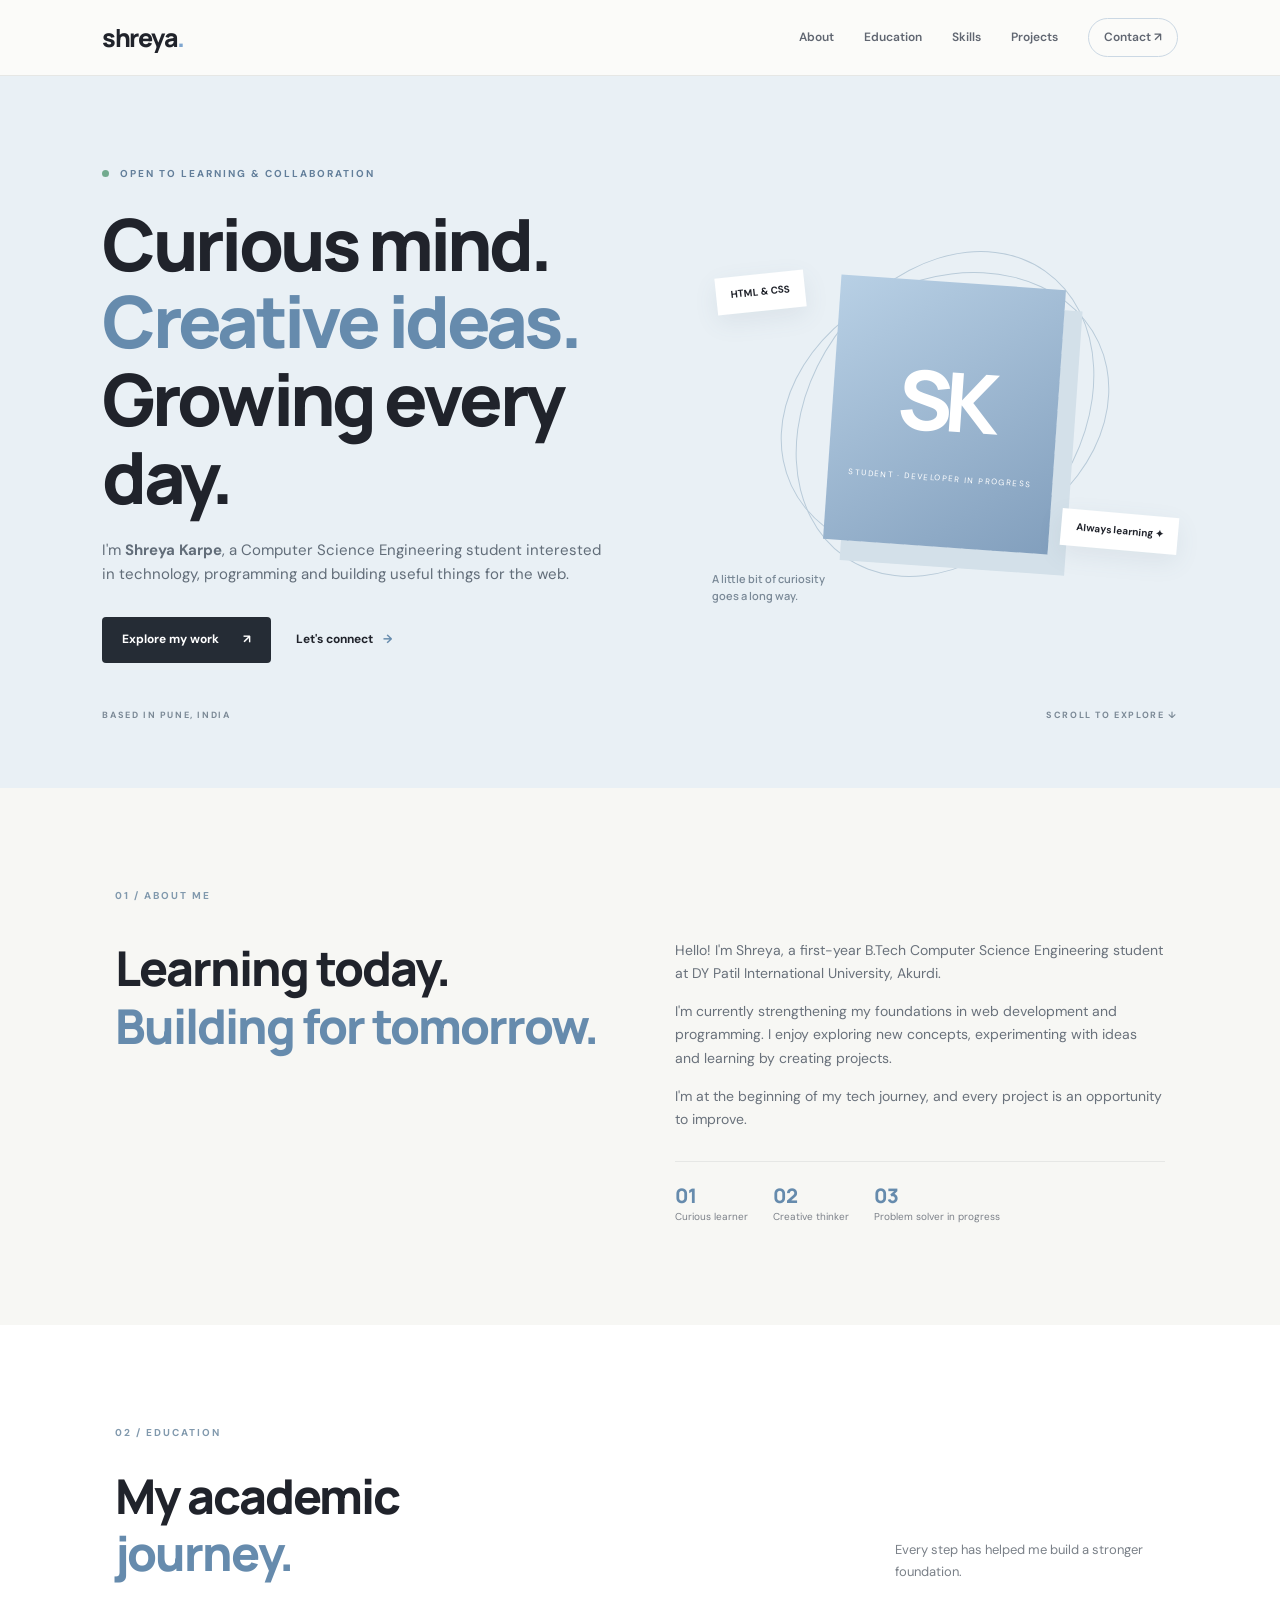
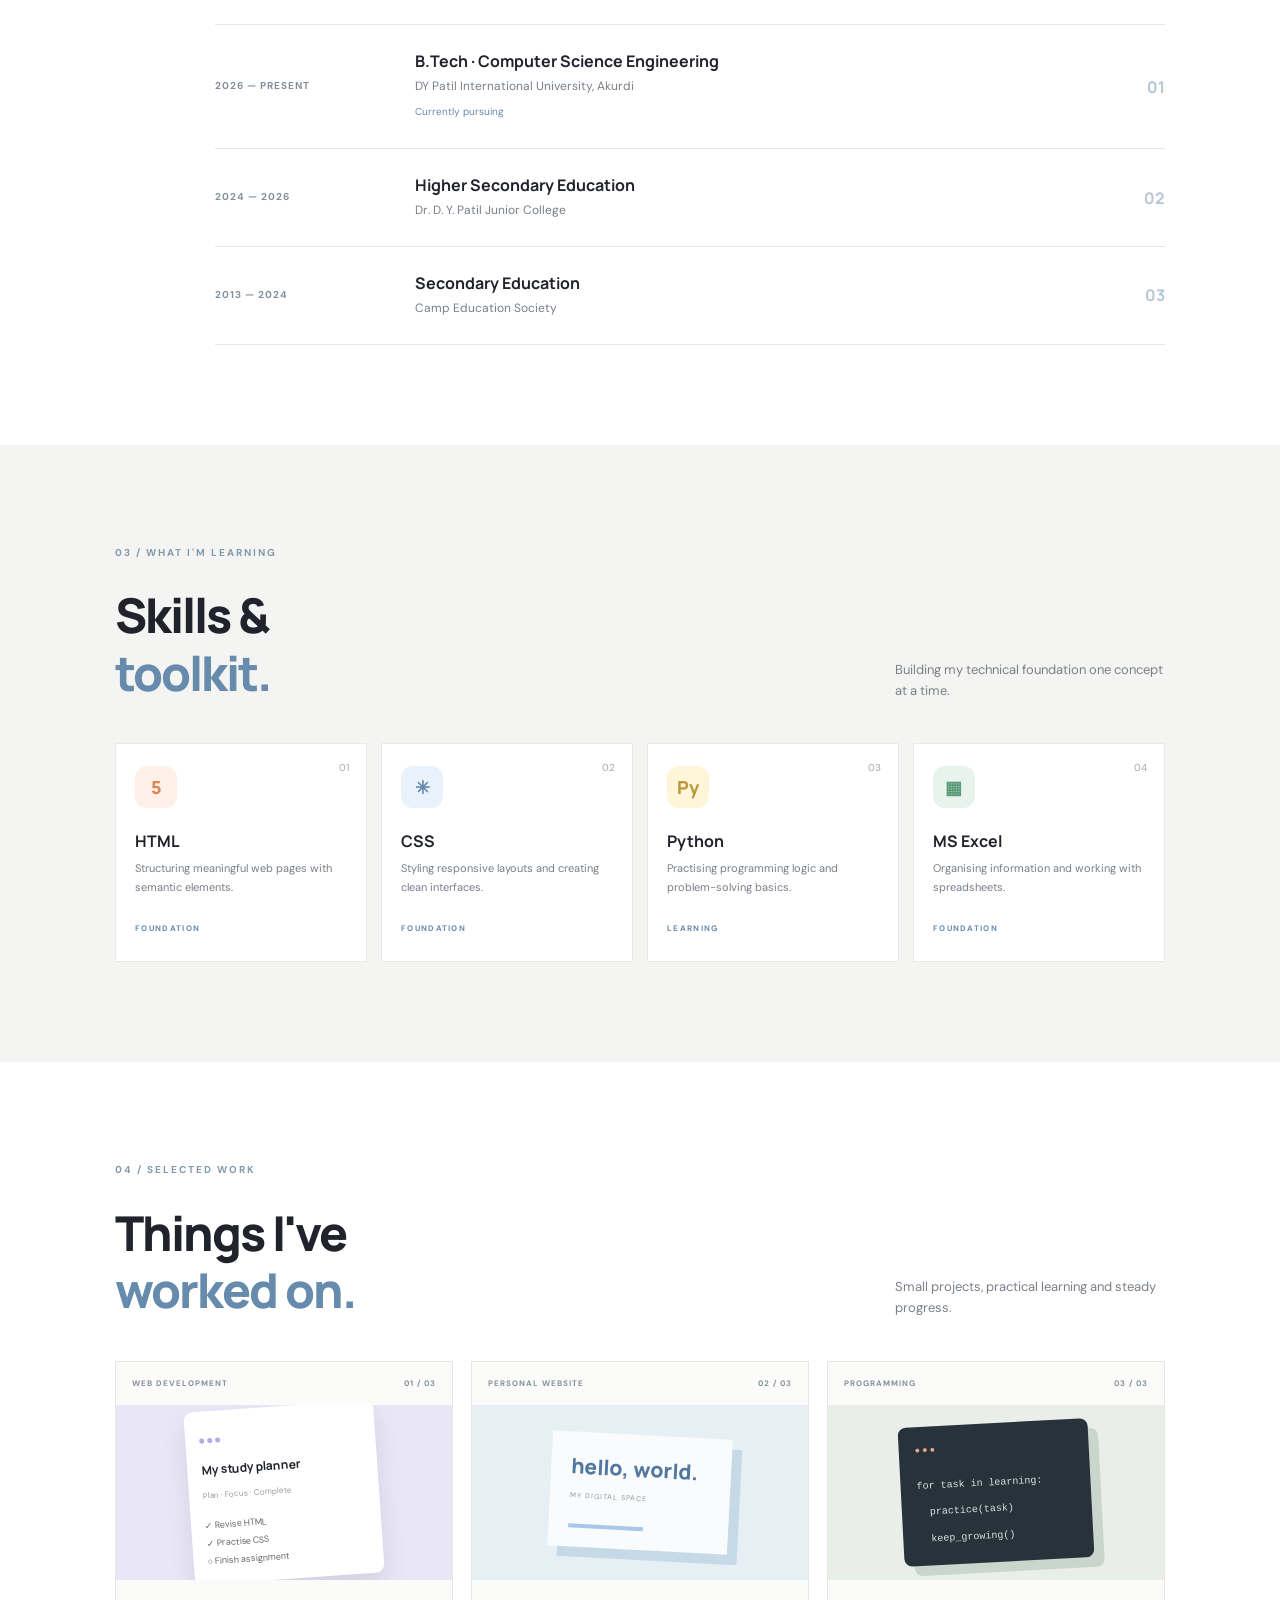
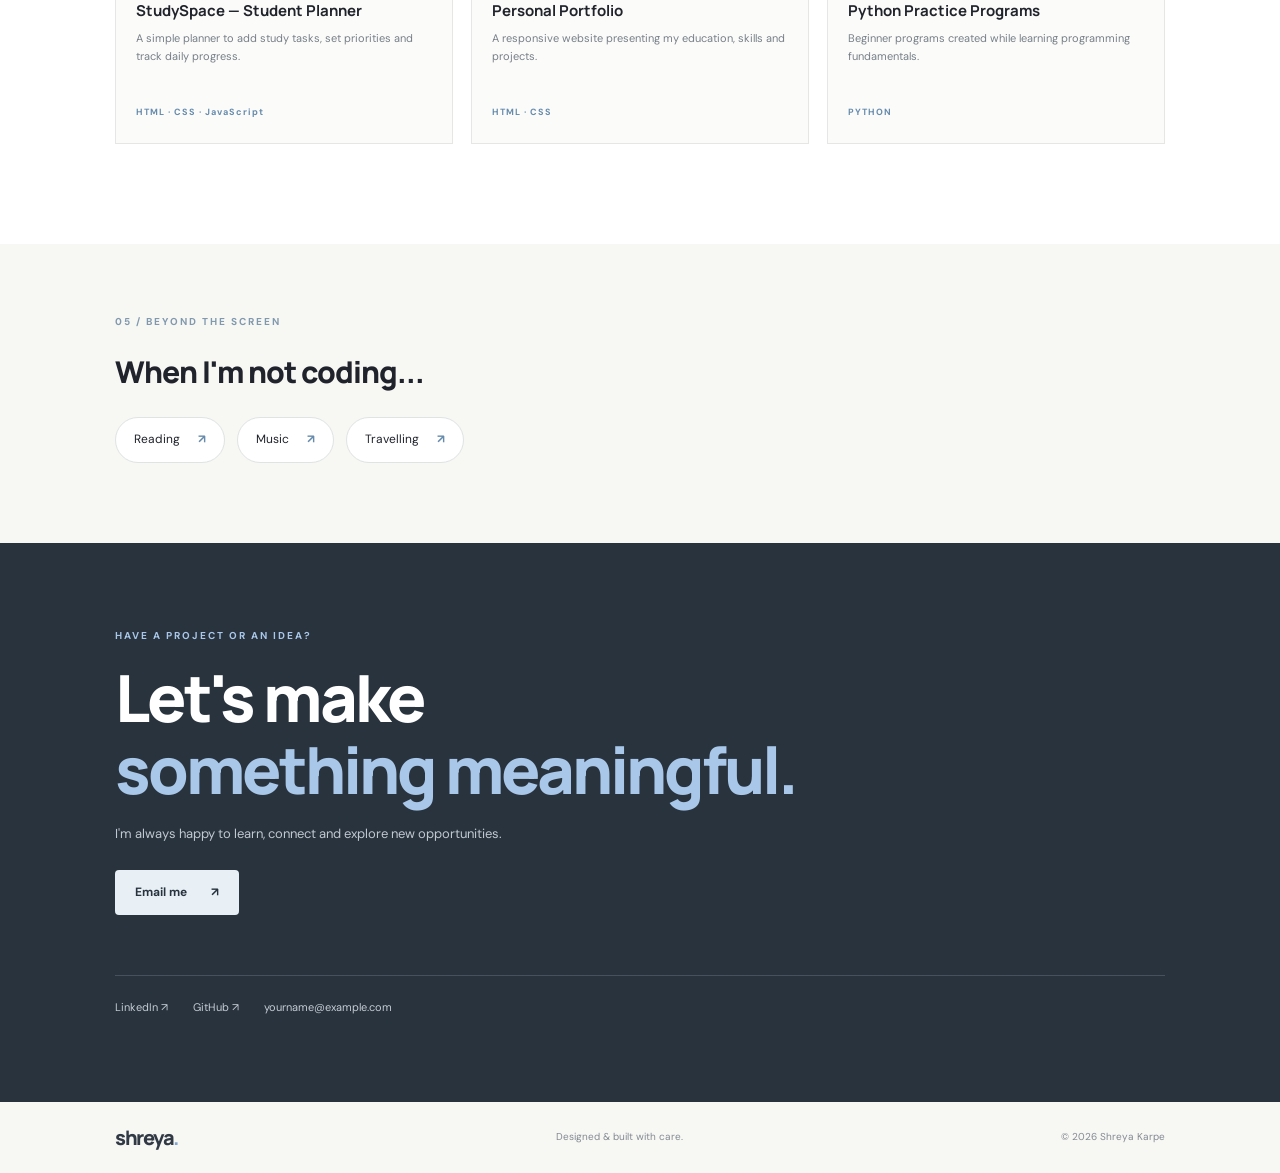
<file: index.html>
<!DOCTYPE html>
<html lang="en">
<head>
  <meta charset="UTF-8">
  <meta name="viewport" content="width=device-width, initial-scale=1.0">
  <meta name="description" content="Shreya Karpe - Computer Science Engineering student portfolio.">
  <title>Shreya Karpe | Personal Portfolio</title>
  <link rel="stylesheet" href="style.css">
</head>
<body>
  <header class="site-header">
    <nav class="navbar" aria-label="Main navigation">
      <a class="logo" href="#home">shreya<span>.</span></a>
      <div class="nav-links">
        <a href="#about">About</a><a href="#education">Education</a>
        <a href="#skills">Skills</a><a href="#projects">Projects</a><a href="#contact" class="nav-contact">Contact ↗</a>
      </div>
    </nav>
  </header>

  <main>
    <section class="hero" id="home">
      <div class="hero-inner">
        <div class="hero-text">
          <p class="eyebrow"><span class="status-dot"></span> OPEN TO LEARNING & COLLABORATION</p>
          <h1>Curious mind.<br><span>Creative ideas.</span><br>Growing every day.</h1>
          <p class="intro">I'm <strong>Shreya Karpe</strong>, a Computer Science Engineering student interested in technology, programming and building useful things for the web.</p>
          <div class="hero-actions">
            <a class="button button-dark" href="#projects">Explore my work <span>↗</span></a>
            <a class="text-link" href="#contact">Let's connect <span>→</span></a>
          </div>
        </div>
        <div class="hero-side">
          <div class="orbit orbit-one"></div><div class="orbit orbit-two"></div>
          <div class="initial-card"><span>SK</span><small>STUDENT · DEVELOPER IN PROGRESS</small></div>
          <div class="floating-tag tag-top">HTML & CSS</div>
          <div class="floating-tag tag-bottom">Always learning ✦</div>
          <div class="side-caption">A little bit of curiosity<br>goes a long way.</div>
        </div>
      </div>
      <div class="hero-bottom"><span>BASED IN PUNE, INDIA</span><span>SCROLL TO EXPLORE ↓</span></div>
    </section>

    <section class="about section-shell" id="about">
      <div class="section-label">01 / ABOUT ME</div>
      <div class="about-content">
        <h2>Learning today.<br><span>Building for tomorrow.</span></h2>
        <div class="about-copy">
          <p>Hello! I'm Shreya, a first-year B.Tech Computer Science Engineering student at DY Patil International University, Akurdi.</p>
          <p>I'm currently strengthening my foundations in web development and programming. I enjoy exploring new concepts, experimenting with ideas and learning by creating projects.</p>
          <p>I'm at the beginning of my tech journey, and every project is an opportunity to improve.</p>
          <div class="about-facts"><div><strong>01</strong><span>Curious learner</span></div><div><strong>02</strong><span>Creative thinker</span></div><div><strong>03</strong><span>Problem solver in progress</span></div></div>
        </div>
      </div>
    </section>

    <section class="education section-shell" id="education">
      <div class="section-label">02 / EDUCATION</div>
      <div class="section-heading"><h2>My academic<br><span>journey.</span></h2><p>Every step has helped me build a stronger foundation.</p></div>
      <div class="timeline">
        <article class="timeline-item current"><span class="timeline-year">2026 — PRESENT</span><div><h3>B.Tech · Computer Science Engineering</h3><p>DY Patil International University, Akurdi</p><small>Currently pursuing</small></div><span class="timeline-number">01</span></article>
        <article class="timeline-item"><span class="timeline-year">2024 — 2026</span><div><h3>Higher Secondary Education</h3><p>Dr. D. Y. Patil Junior College</p></div><span class="timeline-number">02</span></article>
        <article class="timeline-item"><span class="timeline-year">2013 — 2024</span><div><h3>Secondary Education</h3><p>Camp Education Society</p></div><span class="timeline-number">03</span></article>
      </div>
    </section>

    <section class="skills section-shell" id="skills">
      <div class="section-label">03 / WHAT I'M LEARNING</div>
      <div class="section-heading"><h2>Skills &<br><span>toolkit.</span></h2><p>Building my technical foundation one concept at a time.</p></div>
      <div class="skill-grid">
        <article class="skill-card"><span class="skill-index">01</span><div class="skill-symbol orange">5</div><h3>HTML</h3><p>Structuring meaningful web pages with semantic elements.</p><span class="skill-level">FOUNDATION</span></article>
        <article class="skill-card"><span class="skill-index">02</span><div class="skill-symbol blue">✳</div><h3>CSS</h3><p>Styling responsive layouts and creating clean interfaces.</p><span class="skill-level">FOUNDATION</span></article>
        <article class="skill-card"><span class="skill-index">03</span><div class="skill-symbol yellow">Py</div><h3>Python</h3><p>Practising programming logic and problem-solving basics.</p><span class="skill-level">LEARNING</span></article>
        <article class="skill-card"><span class="skill-index">04</span><div class="skill-symbol green">▦</div><h3>MS Excel</h3><p>Organising information and working with spreadsheets.</p><span class="skill-level">FOUNDATION</span></article>
      </div>
    </section>

    <section class="projects section-shell" id="projects">
      <div class="section-label">04 / SELECTED WORK</div>
      <div class="section-heading"><h2>Things I've<br><span>worked on.</span></h2><p>Small projects, practical learning and steady progress.</p></div>
      <div class="project-grid">
        <article class="project-card project-featured"><div class="project-top"><span>WEB DEVELOPMENT</span><span>01 / 03</span></div><div class="project-art planner-art"><div class="mini-window"><i></i><i></i><i></i><b>My study planner</b><em>Plan · Focus · Complete</em><small>✓ Revise HTML<br>✓ Practise CSS<br>○ Finish assignment</small></div></div><div class="project-info"><h3>StudySpace — Student Planner</h3><p>A simple planner to add study tasks, set priorities and track daily progress.</p><span>HTML · CSS · JavaScript</span></div></article>
        <article class="project-card"><div class="project-top"><span>PERSONAL WEBSITE</span><span>02 / 03</span></div><div class="project-art portfolio-art"><div class="portfolio-mini"><b>hello, world.</b><span>MY DIGITAL SPACE</span><i></i></div></div><div class="project-info"><h3>Personal Portfolio</h3><p>A responsive website presenting my education, skills and projects.</p><span>HTML · CSS</span></div></article>
        <article class="project-card"><div class="project-top"><span>PROGRAMMING</span><span>03 / 03</span></div><div class="project-art code-art"><div class="code-window"><span>● ● ●</span><code>for task in learning:<br>&nbsp;&nbsp;practice(task)<br>&nbsp;&nbsp;keep_growing()</code></div></div><div class="project-info"><h3>Python Practice Programs</h3><p>Beginner programs created while learning programming fundamentals.</p><span>PYTHON</span></div></article>
      </div>
    </section>

    <section class="interests section-shell">
      <div class="section-label">05 / BEYOND THE SCREEN</div>
      <h2>When I'm not coding...</h2>
      <div class="interest-list"><span>Reading <b>↗</b></span><span>Music <b>↗</b></span><span>Travelling <b>↗</b></span></div>
    </section>

    <section class="contact" id="contact">
      <div class="contact-inner"><p class="eyebrow">HAVE A PROJECT OR AN IDEA?</p><h2>Let's make<br><span>something meaningful.</span></h2><p>I'm always happy to learn, connect and explore new opportunities.</p><a class="button button-light" href="mailto:yourname@example.com">Email me <span>↗</span></a>
        <div class="social-row"><a href="https://www.linkedin.com/in/shreya-karpe-19045b438/" target="_blank" rel="noopener noreferrer">LinkedIn ↗</a><a href="https://github.com/Shreya801-kar" target="_blank" rel="noopener noreferrer">GitHub ↗</a><span>yourname@example.com</span></div>
      </div>
    </section>
  </main>
  <footer><a class="logo footer-logo" href="#home">shreya<span>.</span></a><p>Designed & built with care.</p><span>© 2026 Shreya Karpe</span></footer>
</body>
</html>
</file>
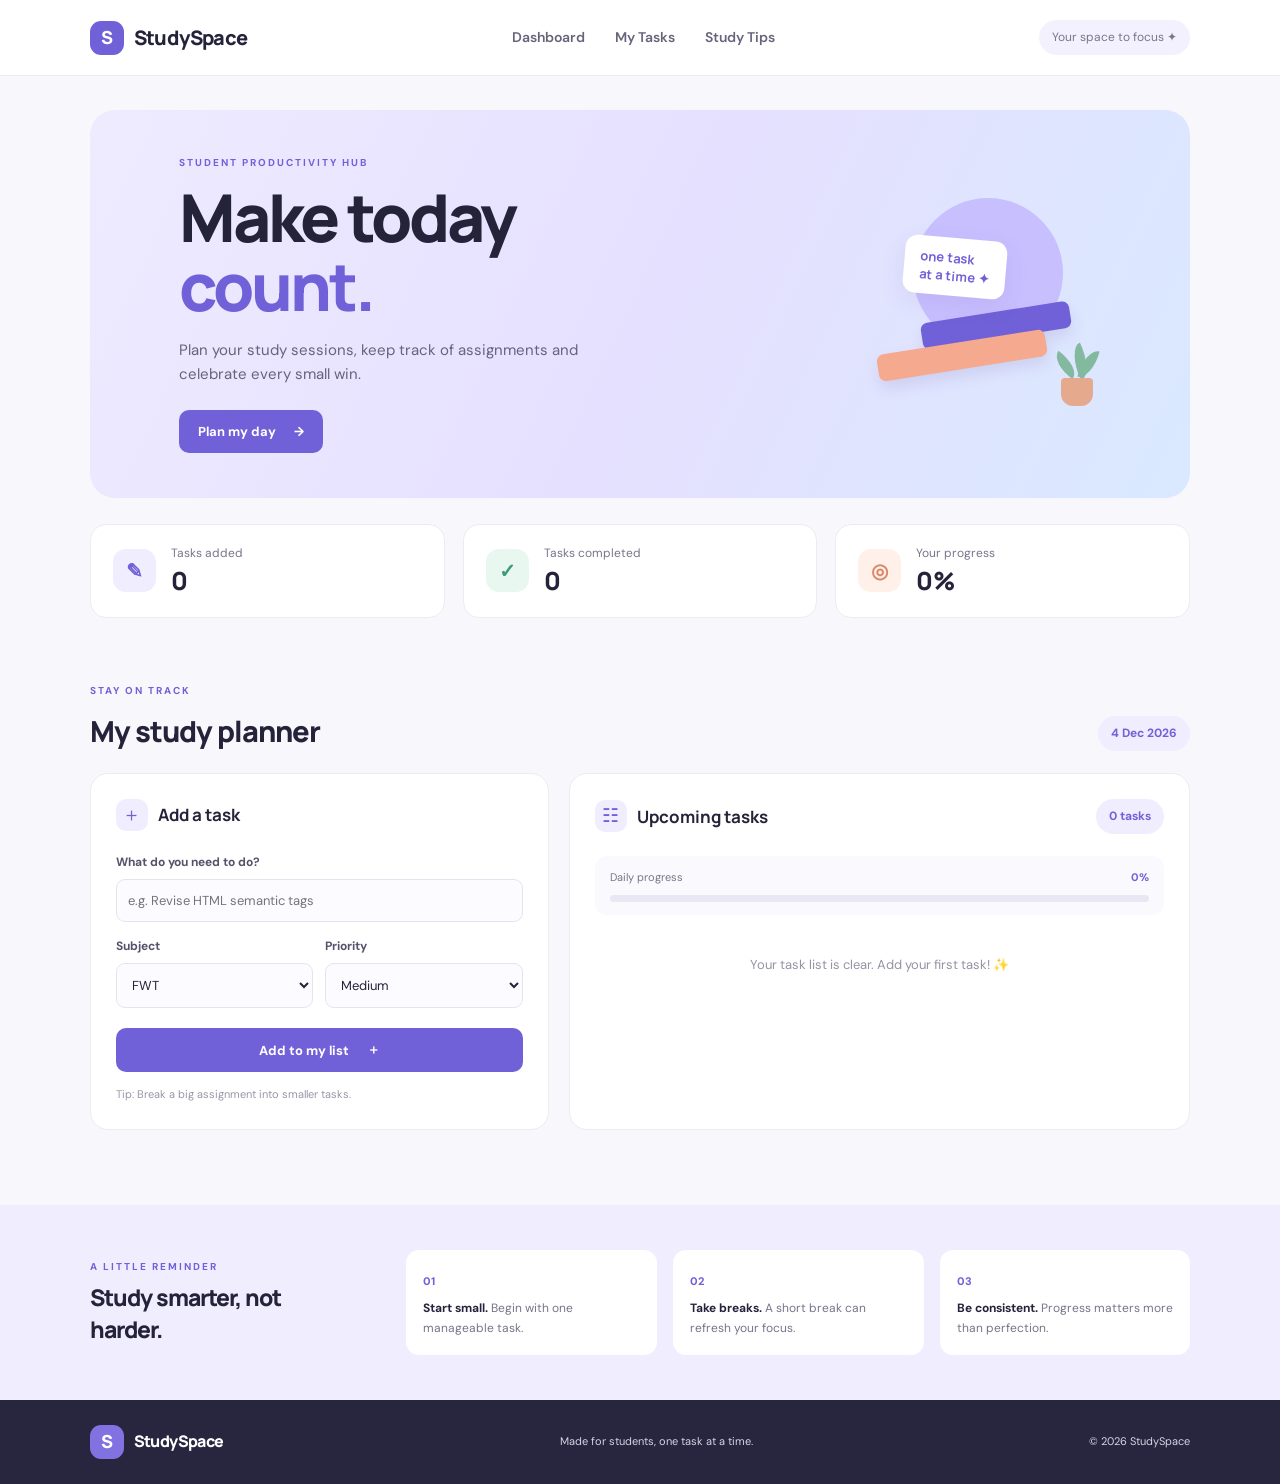
<file: StudySpace/index.html>
<!DOCTYPE html>
<html lang="en">
<head>
  <meta charset="UTF-8">
  <meta name="viewport" content="width=device-width, initial-scale=1.0">
  <meta name="description" content="StudySpace - a simple student study planner.">
  <title>StudySpace | Student Planner</title>
  <link rel="stylesheet" href="style.css">
</head>
<body>
  <header class="topbar">
    <a class="brand" href="#home"><span class="brand-mark">S</span> StudySpace</a>
    <nav aria-label="Main navigation">
      <a href="#dashboard">Dashboard</a>
      <a href="#planner">My Tasks</a>
      <a href="#tips">Study Tips</a>
    </nav>
    <span class="top-note">Your space to focus ✦</span>
  </header>

  <main id="home">
    <section class="hero" id="dashboard">
      <div class="hero-copy">
        <p class="eyebrow">STUDENT PRODUCTIVITY HUB</p>
        <h1>Make today<br><span>count.</span></h1>
        <p class="hero-text">Plan your study sessions, keep track of assignments and celebrate every small win.</p>
        <a class="primary-btn" href="#planner">Plan my day <span>→</span></a>
      </div>
      <div class="hero-art" aria-label="Study illustration">
        <div class="sun"></div><div class="book book-one"></div><div class="book book-two"></div>
        <div class="plant"><i></i><i></i><i></i><b></b></div>
        <div class="art-note">one task<br>at a time ✦</div>
      </div>
    </section>

    <section class="stats" aria-label="Study summary">
      <article class="stat-card">
        <span class="stat-icon lavender">✎</span>
        <div><p class="stat-label">Tasks added</p><strong id="totalTasks">0</strong></div>
      </article>
      <article class="stat-card">
        <span class="stat-icon mint">✓</span>
        <div><p class="stat-label">Tasks completed</p><strong id="completedTasks">0</strong></div>
      </article>
      <article class="stat-card">
        <span class="stat-icon peach">◎</span>
        <div><p class="stat-label">Your progress</p><strong id="progressText">0%</strong></div>
      </article>
    </section>

    <section class="planner-section" id="planner">
      <div class="section-heading">
        <div><p class="eyebrow">STAY ON TRACK</p><h2>My study planner</h2></div>
        <span class="today-pill" id="todayDate">Today</span>
      </div>

      <div class="planner-grid">
        <section class="panel add-panel">
          <div class="panel-heading"><div><span class="mini-icon">＋</span><h3>Add a task</h3></div></div>
          <form id="taskForm">
            <label for="taskInput">What do you need to do?</label>
            <input id="taskInput" type="text" placeholder="e.g. Revise HTML semantic tags" maxlength="80" required>
            <div class="form-row">
              <div class="field">
                <label for="subjectInput">Subject</label>
                <select id="subjectInput">
                  <option>FWT</option><option>Python</option><option>BEE</option>
                  <option>Mathematics</option><option>Other</option>
                </select>
              </div>
              <div class="field">
                <label for="priorityInput">Priority</label>
                <select id="priorityInput">
                  <option>Medium</option><option>High</option><option>Low</option>
                </select>
              </div>
            </div>
            <button class="primary-btn full-btn" type="submit">Add to my list <span>＋</span></button>
          </form>
          <p class="form-hint">Tip: Break a big assignment into smaller tasks.</p>
        </section>

        <section class="panel tasks-panel">
          <div class="panel-heading task-heading">
            <div><span class="mini-icon">☷</span><h3>Upcoming tasks</h3></div>
            <span class="task-count" id="taskCount">0 tasks</span>
          </div>
          <div class="progress-wrap">
            <div class="progress-label"><span>Daily progress</span><strong id="progressLabel">0%</strong></div>
            <div class="progress-track"><div class="progress-fill" id="progressBar"></div></div>
          </div>
          <ul id="taskList" class="task-list">
            <li class="empty-state">Your task list is clear. Add your first task! ✨</li>
          </ul>
        </section>
      </div>
    </section>

    <section class="tips-section" id="tips">
      <div><p class="eyebrow">A LITTLE REMINDER</p><h2>Study smarter, not harder.</h2></div>
      <div class="tip-card"><span>01</span><p><strong>Start small.</strong> Begin with one manageable task.</p></div>
      <div class="tip-card"><span>02</span><p><strong>Take breaks.</strong> A short break can refresh your focus.</p></div>
      <div class="tip-card"><span>03</span><p><strong>Be consistent.</strong> Progress matters more than perfection.</p></div>
    </section>
  </main>

  <footer><a class="brand footer-brand" href="#home"><span class="brand-mark">S</span> StudySpace</a><p>Made for students, one task at a time.</p><span>© 2026 StudySpace</span></footer>
  <script src="script.js"></script>
</body>
</html>
</file>
<file: style.css>
@import url('https://fonts.googleapis.com/css2?family=DM+Sans:wght@400;500;600;700&family=Manrope:wght@400;500;600;700;800&display=swap');
:root{--ink:#20232b;--muted:#777d89;--blue:#a9c7e8;--blue-dark:#52789f;--cream:#f7f7f4;--line:#e6e7e5;--white:#fff}
*{margin:0;padding:0;box-sizing:border-box}
html{scroll-behavior:smooth}
body{font-family:'DM Sans',Arial,sans-serif;color:var(--ink);background:var(--cream);line-height:1.65}
a{color:inherit;text-decoration:none}
.site-header{height:76px;background:#fbfbf9;border-bottom:1px solid var(--line);display:flex;align-items:center;padding:0 8%;position:sticky;top:0;z-index:20}
.navbar{width:100%;display:flex;align-items:center;justify-content:space-between}
.logo{font:800 25px Manrope,sans-serif;letter-spacing:-1.5px}.logo span{color:#7fa6d0}
.nav-links{display:flex;align-items:center;gap:30px;font-size:12px;font-weight:600;color:#606671}
.nav-links a:hover{color:#52789f}.nav-contact{border:1px solid #cbd8e4;padding:9px 15px;border-radius:30px}
.hero{min-height:620px;background:#e9f0f5;position:relative;overflow:hidden;padding:90px 8% 65px}
.hero-inner{max-width:1150px;margin:auto;display:grid;grid-template-columns:1.1fr .9fr;align-items:center;gap:40px}
.eyebrow{font-size:10px;letter-spacing:2px;font-weight:700;color:#627e9a}
.status-dot{display:inline-block;width:7px;height:7px;border-radius:50%;background:#72aa8e;margin-right:7px}
.hero h1{font:800 clamp(44px,6vw,72px)/1.08 Manrope,sans-serif;letter-spacing:-3.7px;margin:22px 0}
.hero h1 span,.section-heading h2 span,.about-content h2 span{color:#668bad}
.intro{max-width:510px;color:#626d79;font-size:15px}
.hero-actions{display:flex;align-items:center;gap:25px;margin-top:30px}
.button{display:inline-flex;align-items:center;gap:24px;padding:13px 20px;border-radius:4px;font-size:12px;font-weight:700;transition:.2s}
.button-dark{background:#252c35;color:#fff}.button-dark:hover{background:#52789f;transform:translateY(-2px)}
.text-link{font-size:12px;font-weight:700}.text-link span{color:#668bad;margin-left:7px}
.hero-side{height:380px;position:relative;display:grid;place-items:center}
.orbit{position:absolute;border:1px solid #b9cbd9;border-radius:50%;transform:rotate(-25deg)}
.orbit-one{width:340px;height:270px}.orbit-two{width:270px;height:350px;transform:rotate(35deg)}
.initial-card{width:225px;height:265px;background:linear-gradient(145deg,#b8d0e5,#829fbd);display:flex;flex-direction:column;align-items:center;justify-content:center;gap:16px;box-shadow:18px 20px 0 #d3e0e9;transform:rotate(4deg);position:relative;z-index:1}
.initial-card>span{font:800 82px Manrope;color:#fff;letter-spacing:-8px}.initial-card small{font-size:8px;letter-spacing:1.4px;color:#fff}
.floating-tag{position:absolute;background:#fff;padding:10px 15px;font-size:10px;font-weight:700;box-shadow:0 8px 25px #52677b18;z-index:2}
.tag-top{top:50px;left:4px;transform:rotate(-6deg)}.tag-bottom{bottom:55px;right:0;transform:rotate(5deg)}
.side-caption{position:absolute;bottom:0;left:0;color:#7a8997;font:600 11px Manrope;line-height:1.5}
.hero-bottom{max-width:1150px;margin:45px auto 0;display:flex;justify-content:space-between;font-size:9px;letter-spacing:1.6px;color:#7b8996;font-weight:700}
.section-shell{padding:100px 9%;max-width:1400px;margin:auto}
.section-label{font-size:10px;font-weight:700;letter-spacing:2px;color:#8199ad}
.about-content{display:grid;grid-template-columns:1fr 1fr;gap:70px;margin-top:35px}
.about-content h2,.section-heading h2{font:800 clamp(34px,4vw,48px)/1.2 Manrope;letter-spacing:-2px}
.about-copy p{font-size:14px;color:#69717b;margin-bottom:15px;max-width:570px}
.about-facts{display:flex;gap:25px;margin-top:30px;border-top:1px solid var(--line);padding-top:20px}
.about-facts div{display:flex;flex-direction:column}.about-facts strong{font:800 20px Manrope;color:#668bad}.about-facts span{font-size:10px;color:#7c8189}
.education{background:#fff;max-width:none;padding-left:9%;padding-right:9%}
.section-heading{display:flex;justify-content:space-between;align-items:end;margin:25px 0 42px;gap:30px}
.section-heading>p{max-width:270px;font-size:13px;color:#7a8088}
.timeline{max-width:950px;margin-left:auto}
.timeline-item{display:grid;grid-template-columns:180px 1fr 40px;gap:20px;padding:25px 0;border-top:1px solid var(--line);align-items:center}
.timeline-item:last-child{border-bottom:1px solid var(--line)}
.timeline-year{font-size:10px;letter-spacing:1px;color:#83909c;font-weight:700}
.timeline-item h3{font:700 16px Manrope;margin-bottom:5px}.timeline-item p{font-size:12px;color:#777f88}
.timeline-item small{display:inline-block;color:#668bad;font-size:10px;margin-top:6px}
.timeline-number{font:700 16px Manrope;color:#b4c5d3;text-align:right}
.skills{background:#f4f5f2}
.skill-grid{display:grid;grid-template-columns:repeat(4,1fr);gap:14px}
.skill-card{background:#fff;padding:22px 19px;min-height:215px;position:relative;border:1px solid #e9ebe8;transition:.2s}
.skill-card:hover{transform:translateY(-5px);box-shadow:0 12px 25px #26394a0d}
.skill-index{position:absolute;right:17px;top:16px;font-size:10px;color:#a1a8ae}
.skill-symbol{width:42px;height:42px;border-radius:12px;display:grid;place-items:center;font:800 18px Manrope;margin-bottom:22px}
.orange{background:#fff0e7;color:#d98554}.blue{background:#e9f1fa;color:#668bad}.yellow{background:#fff6d9;color:#bd963b}.green{background:#e8f3ed;color:#5c9a79}
.skill-card h3{font:700 16px Manrope}.skill-card p{font-size:11px;color:#777f88;margin:7px 0 17px}
.skill-level{font-size:8px;letter-spacing:1.3px;color:#668bad;font-weight:700}
.projects{background:#fff}
.project-grid{display:grid;grid-template-columns:repeat(3,1fr);gap:18px}
.project-card{border:1px solid var(--line);background:#fbfbf9}
.project-top{display:flex;justify-content:space-between;padding:15px 16px;font-size:8px;letter-spacing:1px;color:#83909c;font-weight:700}
.project-art{height:175px;display:grid;place-items:center;overflow:hidden}
.planner-art{background:#e9e7f7}.mini-window{width:190px;background:#fff;padding:14px;border-radius:9px;box-shadow:0 12px 25px #35315b20;transform:rotate(-4deg)}
.mini-window i{display:inline-block;width:5px;height:5px;border-radius:50%;background:#b6a9eb;margin-right:3px}
.mini-window b{display:block;font:700 12px Manrope;margin:10px 0 2px}.mini-window em{font-size:8px;color:#999;font-style:normal}.mini-window small{display:block;margin-top:9px;line-height:2;font-size:9px;color:#666}
.portfolio-art{background:#e5eff4}.portfolio-mini{width:180px;height:115px;background:#f9fbfc;padding:20px;box-shadow:10px 10px 0 #c5d9e6;transform:rotate(3deg)}
.portfolio-mini b{display:block;font:800 21px Manrope;color:#52789f}.portfolio-mini span{font-size:7px;letter-spacing:1px;color:#8798a5}.portfolio-mini i{display:block;width:75px;height:4px;background:#a9c7e8;margin-top:18px}
.code-art{background:#e9eee8}.code-window{width:190px;background:#27323b;color:#d6e3df;border-radius:8px;padding:16px;box-shadow:10px 10px 0 #cad6cc;transform:rotate(-3deg)}
.code-window span{display:block;color:#f0a58b;font-size:9px;margin-bottom:13px}.code-window code{font-size:10px;line-height:2}
.project-info{padding:20px}.project-info h3{font:700 15px Manrope}.project-info p{font-size:11px;color:#777f88;margin:8px 0 14px;min-height:54px}.project-info>span{font-size:9px;letter-spacing:1px;color:#668bad;font-weight:700}
.interests{padding-top:70px;padding-bottom:80px}
.interests h2{font:800 30px Manrope;margin:20px 0 25px;letter-spacing:-1px}
.interest-list{display:flex;gap:12px;flex-wrap:wrap}
.interest-list span{padding:12px 18px;border:1px solid #dfe3e3;border-radius:30px;font-size:12px;background:#fff}
.interest-list b{color:#668bad;margin-left:15px}
.contact{background:#29333e;color:#fff;padding:85px 9%}
.contact-inner{max-width:1100px;margin:auto}
.contact .eyebrow{color:#a9c7e8}
.contact h2{font:800 clamp(40px,6vw,65px)/1.1 Manrope;letter-spacing:-3px;margin:18px 0}
.contact h2 span{color:#a9c7e8}.contact-inner>p:not(.eyebrow){font-size:13px;color:#c0c8d0;margin-bottom:25px}
.button-light{background:#e8f0f6;color:#29333e}.button-light:hover{background:#a9c7e8}
.social-row{display:flex;gap:25px;flex-wrap:wrap;border-top:1px solid #46515d;margin-top:60px;padding-top:22px;font-size:11px;color:#c4ccd3}
.social-row a:hover{color:#a9c7e8}
footer{padding:22px 9%;display:flex;align-items:center;justify-content:space-between;gap:15px;font-size:10px;color:#838a91}
.footer-logo{font-size:20px;color:#303944}
@media(max-width:850px){.site-header{padding:0 5%}.nav-links{gap:15px}.hero{padding:70px 6%}.hero-inner{grid-template-columns:1fr .8fr;gap:10px}.hero-side{transform:scale(.85)}.section-shell{padding:75px 7%}.skill-grid{grid-template-columns:repeat(2,1fr)}.project-grid{grid-template-columns:1fr 1fr}.project-card:last-child{grid-column:1/-1}.about-content{gap:35px}}
@media(max-width:600px){.site-header{height:auto;padding:15px 5%}.navbar{flex-direction:column;gap:12px}.nav-links{gap:13px;flex-wrap:wrap;justify-content:center;font-size:10px}.hero{padding:55px 7% 35px}.hero-inner{display:block}.hero h1{font-size:48px;letter-spacing:-2.5px}.hero-side{display:none}.hero-bottom{margin-top:45px;font-size:8px}.section-shell{padding:60px 7%}.about-content{grid-template-columns:1fr;gap:22px}.about-content h2,.section-heading h2{font-size:36px}.about-facts{gap:14px}.about-facts span{font-size:9px}.section-heading{display:block}.section-heading>p{margin-top:15px}.timeline-item{grid-template-columns:1fr 30px;gap:8px}.timeline-year{grid-column:1/-1}.timeline-item>div{grid-column:1}.timeline-number{grid-column:2;grid-row:2}.skill-grid,.project-grid{grid-template-columns:1fr 1fr;gap:10px}.skill-card{padding:16px 13px;min-height:205px}.project-card:last-child{grid-column:auto}.project-art{height:140px}.project-info{padding:14px}.project-info h3{font-size:13px}.project-info p{font-size:10px}.contact{padding:65px 7%}.contact h2{font-size:43px}.social-row{gap:15px;margin-top:40px}footer{padding:20px 7%;flex-direction:column;text-align:center}}
@media(max-width:390px){.skill-grid,.project-grid{grid-template-columns:1fr}.project-art{height:165px}.about-facts{flex-direction:column;gap:8px}}
</file>
<file: StudySpace/style.css>
@import url('https://fonts.googleapis.com/css2?family=DM+Sans:wght@400;500;600;700&family=Manrope:wght@500;600;700;800&display=swap');
:root{--ink:#24233a;--muted:#77768b;--purple:#7161d8;--purple-dark:#5949bd;--line:#eceaf4;--paper:#fff;--bg:#f8f7fc}
*{box-sizing:border-box;margin:0;padding:0}
html{scroll-behavior:smooth}
body{font-family:'DM Sans',Arial,sans-serif;background:var(--bg);color:var(--ink);line-height:1.6}
a{text-decoration:none;color:inherit}
.topbar{height:auto;min-height:76px;padding:16px 7%;display:flex;align-items:center;justify-content:space-between;gap:20px;background:#fff;border-bottom:1px solid var(--line)}
.brand{display:flex;align-items:center;gap:10px;font-family:Manrope,sans-serif;font-size:20px;font-weight:800;letter-spacing:-.6px}
.brand-mark{display:grid;place-items:center;width:34px;height:34px;border-radius:11px;background:var(--purple);color:#fff;font-size:18px}
nav{display:flex;gap:30px;color:#66647a;font-size:14px;font-weight:600}
nav a:hover{color:var(--purple)}
.top-note{font-size:12px;color:var(--muted);background:#f4f1ff;padding:8px 13px;border-radius:30px}
.hero{margin:34px auto 26px;width:86%;max-width:1180px;min-height:310px;border-radius:25px;padding:45px 7%;display:flex;align-items:center;justify-content:space-between;overflow:hidden;background:linear-gradient(115deg,#eeebff 0%,#e5e0ff 52%,#d9e9ff 100%);position:relative}
.eyebrow{font-size:10px;font-weight:700;letter-spacing:2px;color:var(--purple);margin-bottom:12px}
.hero h1{font:800 clamp(42px,6vw,66px)/1.05 Manrope,sans-serif;letter-spacing:-3px}
.hero h1 span{color:var(--purple)}
.hero-text{max-width:430px;color:#66647c;margin:16px 0 24px;font-size:15px}
.primary-btn{display:inline-flex;align-items:center;justify-content:center;gap:18px;background:var(--purple);color:#fff;border:0;border-radius:10px;padding:13px 19px;font:700 13px 'DM Sans',sans-serif;cursor:pointer;transition:.2s}
.primary-btn:hover{background:var(--purple-dark);transform:translateY(-2px)}
.hero-art{width:290px;height:220px;position:relative;flex-shrink:0}
.sun{position:absolute;width:150px;height:150px;border-radius:50%;background:#c8bfff;right:38px;top:4px}
.book{position:absolute;width:150px;height:27px;border-radius:7px;box-shadow:0 8px 14px #8d80bb33;transform:rotate(-9deg)}
.book-one{background:#7161d8;right:30px;top:118px}
.book-two{background:#f5a98e;right:54px;top:148px;width:170px}
.plant{position:absolute;right:0;bottom:8px;width:50px;height:76px}
.plant b{position:absolute;bottom:0;left:10px;width:32px;height:28px;background:#e5a98e;border-radius:4px 4px 12px 12px}
.plant i{position:absolute;bottom:27px;left:22px;width:15px;height:35px;border-radius:100% 0 100% 0;background:#83b99f;transform:rotate(-25deg)}
.plant i:nth-child(2){left:7px;transform:rotate(-55deg);height:28px}
.plant i:nth-child(3){left:30px;transform:rotate(15deg);height:30px}
.art-note{position:absolute;right:95px;top:44px;background:#fff;padding:11px 16px;border-radius:12px;color:var(--purple);font:700 13px Manrope;box-shadow:0 8px 24px #5c4c9a18;transform:rotate(5deg)}
.stats{width:86%;max-width:1180px;margin:0 auto 65px;display:grid;grid-template-columns:repeat(3,1fr);gap:18px}
.stat-card{display:flex;align-items:center;gap:15px;background:#fff;border:1px solid var(--line);padding:19px 22px;border-radius:16px}
.stat-icon{width:43px;height:43px;border-radius:13px;display:grid;place-items:center;font-size:20px;font-weight:700}
.lavender{background:#f0edff;color:#7161d8}.mint{background:#e8f8f0;color:#3d9d76}.peach{background:#fff0e9;color:#db896a}
.stat-label{font-size:12px;color:var(--muted)}.stat-card strong{font:800 25px Manrope}
.planner-section{width:86%;max-width:1180px;margin:0 auto 75px}
.section-heading{display:flex;justify-content:space-between;align-items:end;margin-bottom:22px}
.section-heading h2,.tips-section h2{font:800 29px Manrope;letter-spacing:-1px}
.today-pill,.task-count{font-size:12px;color:var(--purple);background:#f0edff;padding:8px 13px;border-radius:30px;font-weight:700}
.planner-grid{display:grid;grid-template-columns:.85fr 1.15fr;gap:20px}
.panel{background:#fff;border:1px solid var(--line);border-radius:18px;padding:25px;min-width:0}
.panel-heading,.panel-heading>div{display:flex;align-items:center;justify-content:space-between;gap:10px}
.panel-heading{margin-bottom:22px}.panel-heading>div{justify-content:flex-start}
.mini-icon{display:grid;place-items:center;width:32px;height:32px;border-radius:10px;background:#f0edff;color:var(--purple);font-size:19px}
.panel h3{font:700 17px Manrope}
label{display:block;font-size:12px;font-weight:700;margin:15px 0 7px;color:#55536a}
input,select{width:100%;border:1px solid #e6e3ef;background:#fcfbff;border-radius:9px;padding:12px 11px;font:13px 'DM Sans';color:var(--ink);outline:none}
input:focus,select:focus{border-color:var(--purple);box-shadow:0 0 0 3px #7161d81a}
.form-row{display:grid;grid-template-columns:1fr 1fr;gap:12px}
.full-btn{width:100%;margin-top:20px}
.form-hint{font-size:11px;color:#9996a8;margin-top:14px}
.progress-wrap{background:#faf9fd;border-radius:12px;padding:13px 15px;margin-bottom:16px}
.progress-label{display:flex;justify-content:space-between;font-size:11px;color:var(--muted);margin-bottom:8px}
.progress-label strong{color:var(--purple)}
.progress-track{height:7px;background:#eae7f4;border-radius:20px;overflow:hidden}
.progress-fill{height:100%;width:0;background:linear-gradient(90deg,#9184ed,#6b5bd1);border-radius:20px;transition:width .3s}
.task-list{list-style:none;display:grid;gap:10px}
.task-item{display:flex;align-items:center;gap:11px;border:1px solid #efedf5;border-radius:11px;padding:12px}
.task-check{width:18px;height:18px;accent-color:var(--purple);flex-shrink:0}
.task-main{flex:1;min-width:0}
.task-name{font-size:13px;font-weight:700;overflow-wrap:anywhere}
.task-meta{font-size:10px;color:var(--muted);margin-top:3px}
.task-item.completed .task-name{text-decoration:line-through;color:#a3a0ae}
.priority{font-size:10px;padding:4px 8px;border-radius:20px;background:#f2efff;color:#6b5bd1}
.priority.High{background:#fff0ed;color:#d16d5e}.priority.Low{background:#eaf7f0;color:#4c9873}
.delete-btn{border:0;background:transparent;color:#a19eae;font-size:17px;padding:4px 7px;cursor:pointer}
.delete-btn:hover{color:#d16d5e}
.empty-state{text-align:center;color:#9693a4;font-size:13px;padding:24px 8px}
.tips-section{background:#f0edff;padding:45px 7%;display:grid;grid-template-columns:1.2fr repeat(3,1fr);gap:16px;align-items:center}
.tips-section .eyebrow{margin-bottom:6px}
.tips-section h2{font-size:23px;max-width:220px}
.tip-card{background:#fff;padding:17px;border-radius:13px;min-height:100px}
.tip-card span{color:var(--purple);font-size:11px;font-weight:800}
.tip-card p{font-size:12px;color:#77748a;margin-top:7px}
.tip-card strong{color:var(--ink)}
footer{padding:25px 7%;display:flex;align-items:center;justify-content:space-between;gap:15px;background:#28263e;color:#d6d3e7;font-size:11px}
.footer-brand{color:#fff;font-size:16px}
.footer-brand .brand-mark{background:#8172e1}
@media(max-width:850px){.topbar{padding:14px 5%;flex-wrap:wrap}.top-note{display:none}.hero,.stats,.planner-section{width:90%}.hero{padding:38px 6%}.hero-art{transform:scale(.8);transform-origin:right center;margin-left:-40px}.planner-grid{grid-template-columns:1fr}.tips-section{grid-template-columns:1fr 1fr}.tips-section>div:first-child{grid-column:1/-1}}
@media(max-width:560px){.topbar{justify-content:center}.brand{width:100%;justify-content:center}nav{gap:16px;flex-wrap:wrap;justify-content:center;font-size:12px}.hero{min-height:0;margin-top:20px;padding:38px 8%}.hero-art{display:none}.hero h1{font-size:48px}.stats{grid-template-columns:1fr;gap:10px;margin-bottom:45px}.stat-card{padding:13px 17px}.planner-section{margin-bottom:45px}.section-heading{align-items:start;gap:10px;flex-direction:column}.section-heading h2{font-size:25px}.panel{padding:19px}.tips-section{grid-template-columns:1fr;padding:35px 6%}.tips-section>div:first-child{grid-column:auto}.tip-card{min-height:0}footer{flex-direction:column;text-align:center}}
</file>
